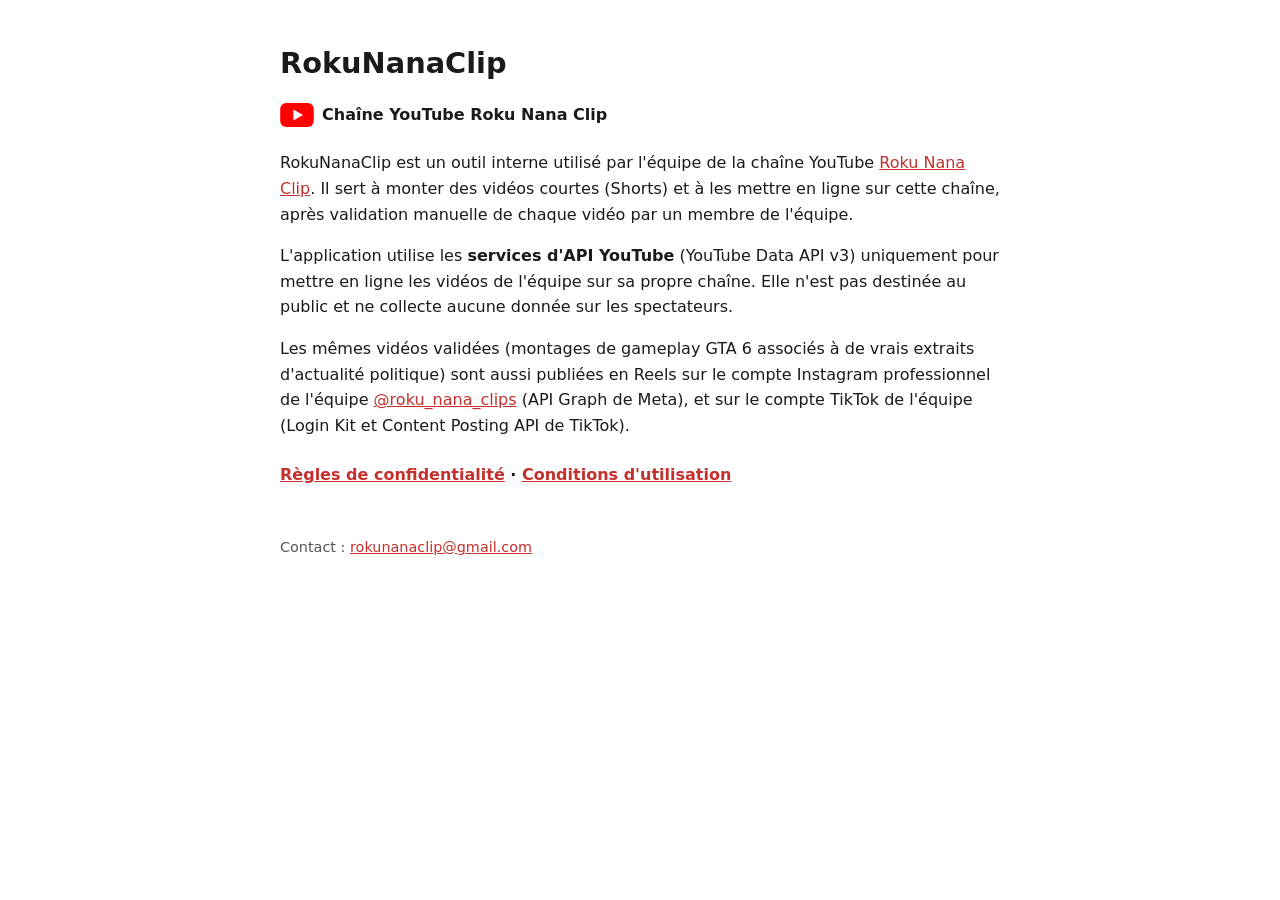
<file: index.html>
<!doctype html>
<html lang="fr"><head><meta charset="utf-8"><meta name="viewport" content="width=device-width,initial-scale=1">
<title>RokuNanaClip</title><link rel="stylesheet" href="style.css"></head>
<body><main>
<h1>RokuNanaClip</h1>
<p class="yt"><a href="https://www.youtube.com/@rokunanaclip"><svg class="ytlogo" viewBox="0 0 28 20" aria-hidden="true"><rect width="28" height="20" rx="5" fill="#FF0000"/><path d="M11 5.5v9l8-4.5z" fill="#fff"/></svg> Chaîne YouTube Roku Nana Clip</a></p>
<p>RokuNanaClip est un outil interne utilisé par l'équipe de la chaîne YouTube <a href="https://www.youtube.com/@rokunanaclip">Roku Nana Clip</a>. Il sert à monter des vidéos courtes (Shorts) et à les mettre en ligne sur cette chaîne, après validation manuelle de chaque vidéo par un membre de l'équipe.</p>
<p>L'application utilise les <strong>services d'API YouTube</strong> (YouTube Data API v3) uniquement pour mettre en ligne les vidéos de l'équipe sur sa propre chaîne. Elle n'est pas destinée au public et ne collecte aucune donnée sur les spectateurs.</p>
<p>Les mêmes vidéos validées (montages de gameplay GTA 6 associés à de vrais extraits d'actualité politique) sont aussi publiées en Reels sur le compte Instagram professionnel de l'équipe <a href="https://www.instagram.com/roku_nana_clips/">@roku_nana_clips</a> (API Graph de Meta), et sur le compte TikTok de l'équipe (Login Kit et Content Posting API de TikTok).</p>
<nav class="links"><a href="privacy.html">Règles de confidentialité</a> · <a href="terms.html">Conditions d'utilisation</a></nav>
<footer>Contact : <a href="mailto:rokunanaclip@gmail.com">rokunanaclip@gmail.com</a></footer>
</main></body></html>
</file>
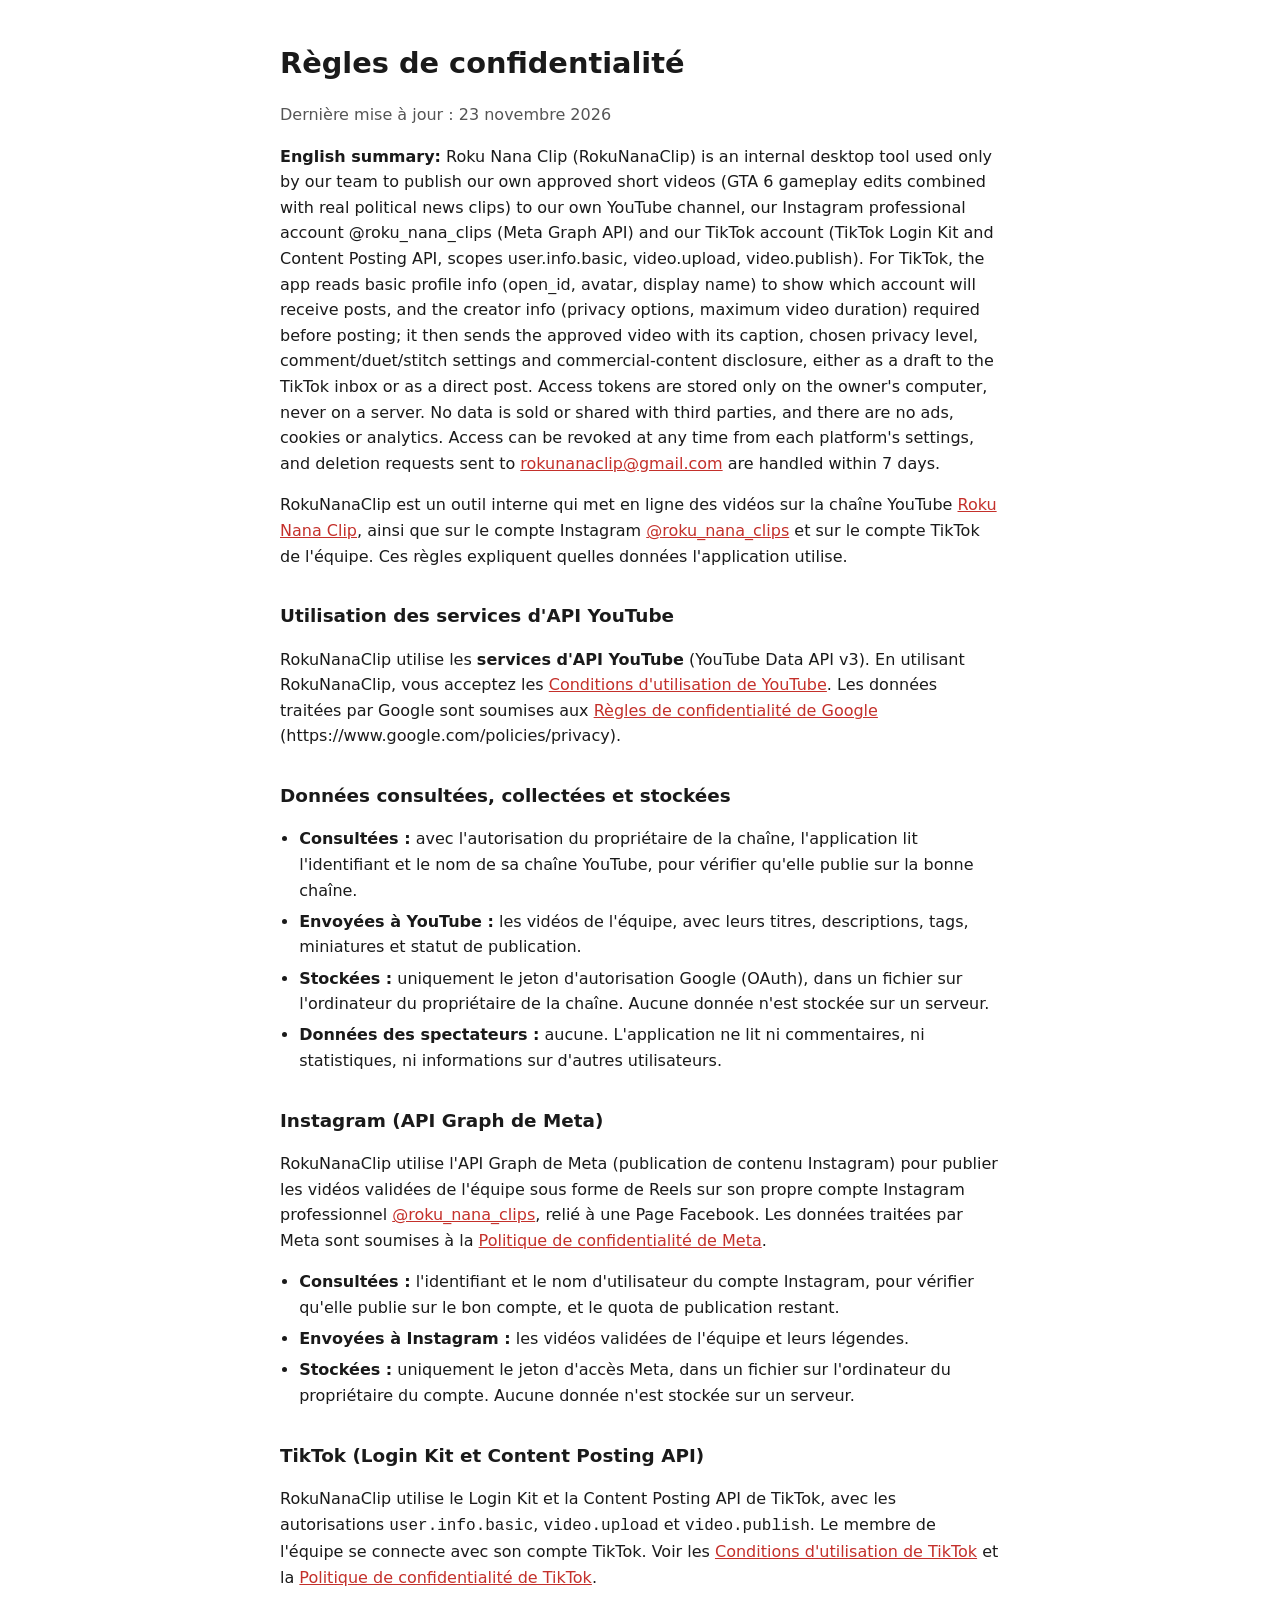
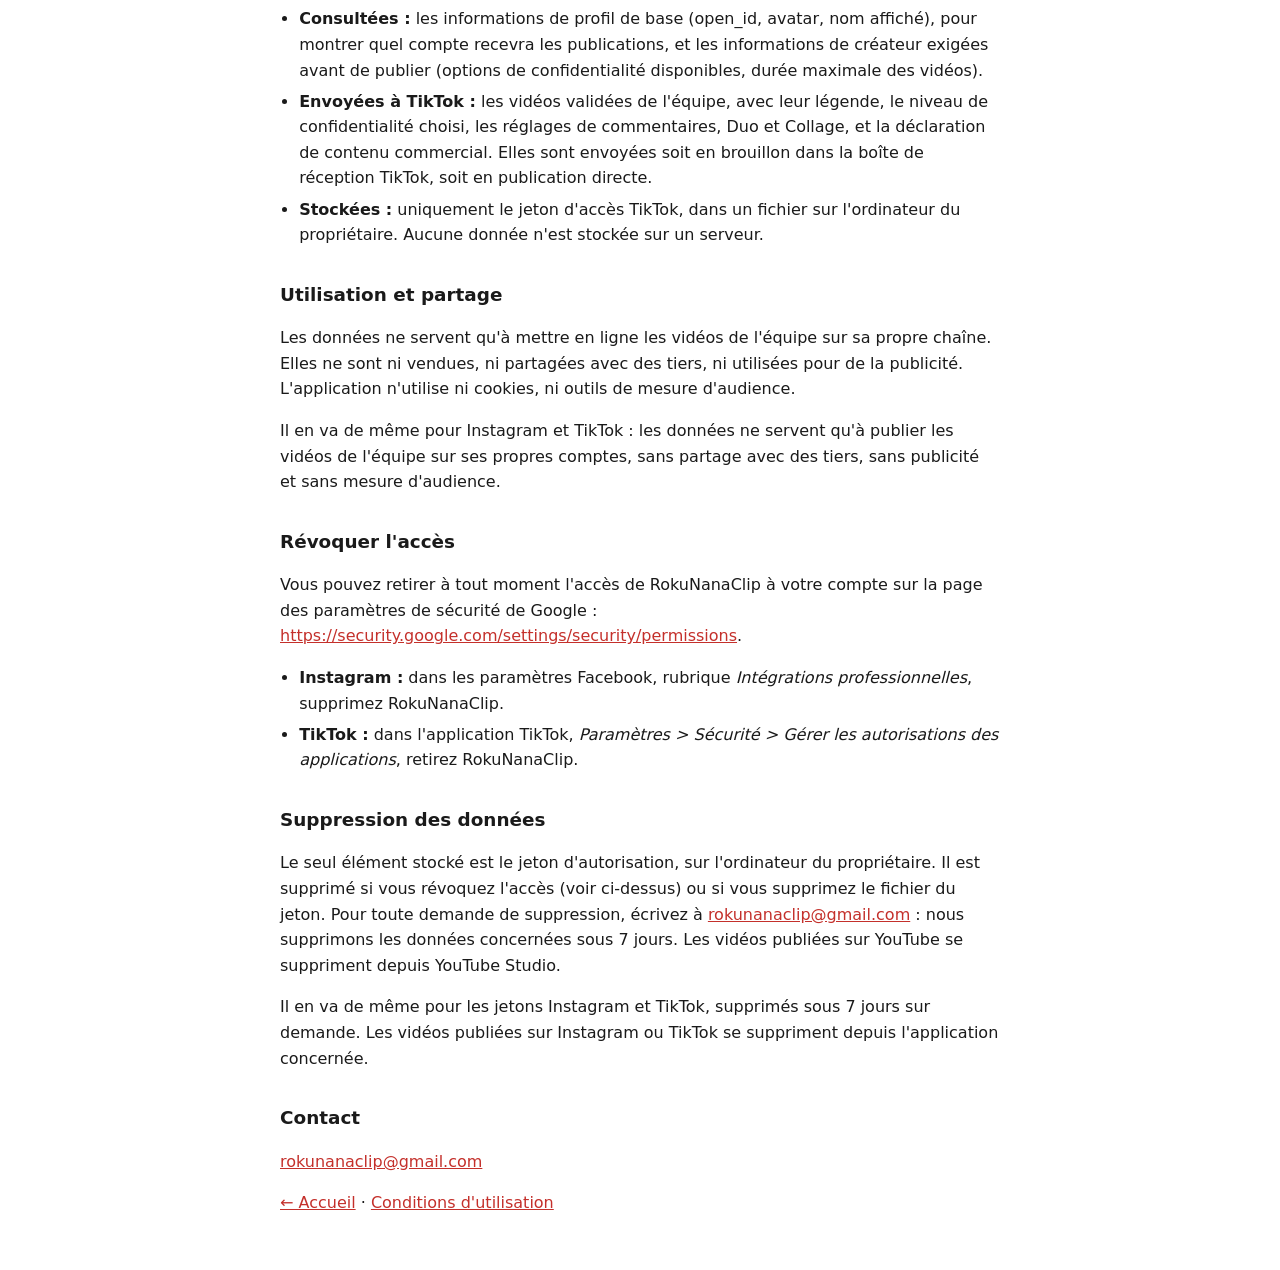
<file: privacy.html>
<!doctype html>
<html lang="fr"><head><meta charset="utf-8"><meta name="viewport" content="width=device-width,initial-scale=1">
<title>Confidentialité RokuNanaClip</title><link rel="stylesheet" href="style.css"></head>
<body><main>
<h1>Règles de confidentialité</h1>
<p class="muted">Dernière mise à jour : 23 novembre 2026</p>
<p lang="en"><strong>English summary:</strong> Roku Nana Clip (RokuNanaClip) is an internal desktop tool used only by our team to publish our own approved short videos (GTA 6 gameplay edits combined with real political news clips) to our own YouTube channel, our Instagram professional account @roku_nana_clips (Meta Graph API) and our TikTok account (TikTok Login Kit and Content Posting API, scopes user.info.basic, video.upload, video.publish). For TikTok, the app reads basic profile info (open_id, avatar, display name) to show which account will receive posts, and the creator info (privacy options, maximum video duration) required before posting; it then sends the approved video with its caption, chosen privacy level, comment/duet/stitch settings and commercial-content disclosure, either as a draft to the TikTok inbox or as a direct post. Access tokens are stored only on the owner's computer, never on a server. No data is sold or shared with third parties, and there are no ads, cookies or analytics. Access can be revoked at any time from each platform's settings, and deletion requests sent to <a href="mailto:rokunanaclip@gmail.com">rokunanaclip@gmail.com</a> are handled within 7 days.</p>
<p>RokuNanaClip est un outil interne qui met en ligne des vidéos sur la chaîne YouTube <a href="https://www.youtube.com/@rokunanaclip">Roku Nana Clip</a>, ainsi que sur le compte Instagram <a href="https://www.instagram.com/roku_nana_clips/">@roku_nana_clips</a> et sur le compte TikTok de l'équipe. Ces règles expliquent quelles données l'application utilise.</p>

<h2>Utilisation des services d'API YouTube</h2>
<p>RokuNanaClip utilise les <strong>services d'API YouTube</strong> (YouTube Data API v3). En utilisant RokuNanaClip, vous acceptez les <a href="https://www.youtube.com/t/terms">Conditions d'utilisation de YouTube</a>. Les données traitées par Google sont soumises aux <a href="https://www.google.com/policies/privacy">Règles de confidentialité de Google</a> (https://www.google.com/policies/privacy).</p>

<h2>Données consultées, collectées et stockées</h2>
<ul>
<li><strong>Consultées :</strong> avec l'autorisation du propriétaire de la chaîne, l'application lit l'identifiant et le nom de sa chaîne YouTube, pour vérifier qu'elle publie sur la bonne chaîne.</li>
<li><strong>Envoyées à YouTube :</strong> les vidéos de l'équipe, avec leurs titres, descriptions, tags, miniatures et statut de publication.</li>
<li><strong>Stockées :</strong> uniquement le jeton d'autorisation Google (OAuth), dans un fichier sur l'ordinateur du propriétaire de la chaîne. Aucune donnée n'est stockée sur un serveur.</li>
<li><strong>Données des spectateurs :</strong> aucune. L'application ne lit ni commentaires, ni statistiques, ni informations sur d'autres utilisateurs.</li>
</ul>

<h2>Instagram (API Graph de Meta)</h2>
<p>RokuNanaClip utilise l'API Graph de Meta (publication de contenu Instagram) pour publier les vidéos validées de l'équipe sous forme de Reels sur son propre compte Instagram professionnel <a href="https://www.instagram.com/roku_nana_clips/">@roku_nana_clips</a>, relié à une Page Facebook. Les données traitées par Meta sont soumises à la <a href="https://www.facebook.com/privacy/policy">Politique de confidentialité de Meta</a>.</p>
<ul>
<li><strong>Consultées :</strong> l'identifiant et le nom d'utilisateur du compte Instagram, pour vérifier qu'elle publie sur le bon compte, et le quota de publication restant.</li>
<li><strong>Envoyées à Instagram :</strong> les vidéos validées de l'équipe et leurs légendes.</li>
<li><strong>Stockées :</strong> uniquement le jeton d'accès Meta, dans un fichier sur l'ordinateur du propriétaire du compte. Aucune donnée n'est stockée sur un serveur.</li>
</ul>

<h2>TikTok (Login Kit et Content Posting API)</h2>
<p>RokuNanaClip utilise le Login Kit et la Content Posting API de TikTok, avec les autorisations <code>user.info.basic</code>, <code>video.upload</code> et <code>video.publish</code>. Le membre de l'équipe se connecte avec son compte TikTok. Voir les <a href="https://www.tiktok.com/legal/terms-of-service">Conditions d'utilisation de TikTok</a> et la <a href="https://www.tiktok.com/legal/privacy-policy">Politique de confidentialité de TikTok</a>.</p>
<ul>
<li><strong>Consultées :</strong> les informations de profil de base (open_id, avatar, nom affiché), pour montrer quel compte recevra les publications, et les informations de créateur exigées avant de publier (options de confidentialité disponibles, durée maximale des vidéos).</li>
<li><strong>Envoyées à TikTok :</strong> les vidéos validées de l'équipe, avec leur légende, le niveau de confidentialité choisi, les réglages de commentaires, Duo et Collage, et la déclaration de contenu commercial. Elles sont envoyées soit en brouillon dans la boîte de réception TikTok, soit en publication directe.</li>
<li><strong>Stockées :</strong> uniquement le jeton d'accès TikTok, dans un fichier sur l'ordinateur du propriétaire. Aucune donnée n'est stockée sur un serveur.</li>
</ul>

<h2>Utilisation et partage</h2>
<p>Les données ne servent qu'à mettre en ligne les vidéos de l'équipe sur sa propre chaîne. Elles ne sont ni vendues, ni partagées avec des tiers, ni utilisées pour de la publicité. L'application n'utilise ni cookies, ni outils de mesure d'audience.</p>
<p>Il en va de même pour Instagram et TikTok : les données ne servent qu'à publier les vidéos de l'équipe sur ses propres comptes, sans partage avec des tiers, sans publicité et sans mesure d'audience.</p>

<h2>Révoquer l'accès</h2>
<p>Vous pouvez retirer à tout moment l'accès de RokuNanaClip à votre compte sur la page des paramètres de sécurité de Google : <a href="https://security.google.com/settings/security/permissions">https://security.google.com/settings/security/permissions</a>.</p>
<ul>
<li><strong>Instagram :</strong> dans les paramètres Facebook, rubrique <em>Intégrations professionnelles</em>, supprimez RokuNanaClip.</li>
<li><strong>TikTok :</strong> dans l'application TikTok, <em>Paramètres &gt; Sécurité &gt; Gérer les autorisations des applications</em>, retirez RokuNanaClip.</li>
</ul>

<h2>Suppression des données</h2>
<p>Le seul élément stocké est le jeton d'autorisation, sur l'ordinateur du propriétaire. Il est supprimé si vous révoquez l'accès (voir ci-dessus) ou si vous supprimez le fichier du jeton. Pour toute demande de suppression, écrivez à <a href="mailto:rokunanaclip@gmail.com">rokunanaclip@gmail.com</a> : nous supprimons les données concernées sous 7 jours. Les vidéos publiées sur YouTube se suppriment depuis YouTube Studio.</p>
<p>Il en va de même pour les jetons Instagram et TikTok, supprimés sous 7 jours sur demande. Les vidéos publiées sur Instagram ou TikTok se suppriment depuis l'application concernée.</p>

<h2>Contact</h2>
<p><a href="mailto:rokunanaclip@gmail.com">rokunanaclip@gmail.com</a></p>
<p><a href="index.html">← Accueil</a> · <a href="terms.html">Conditions d'utilisation</a></p>
</main></body></html>
</file>
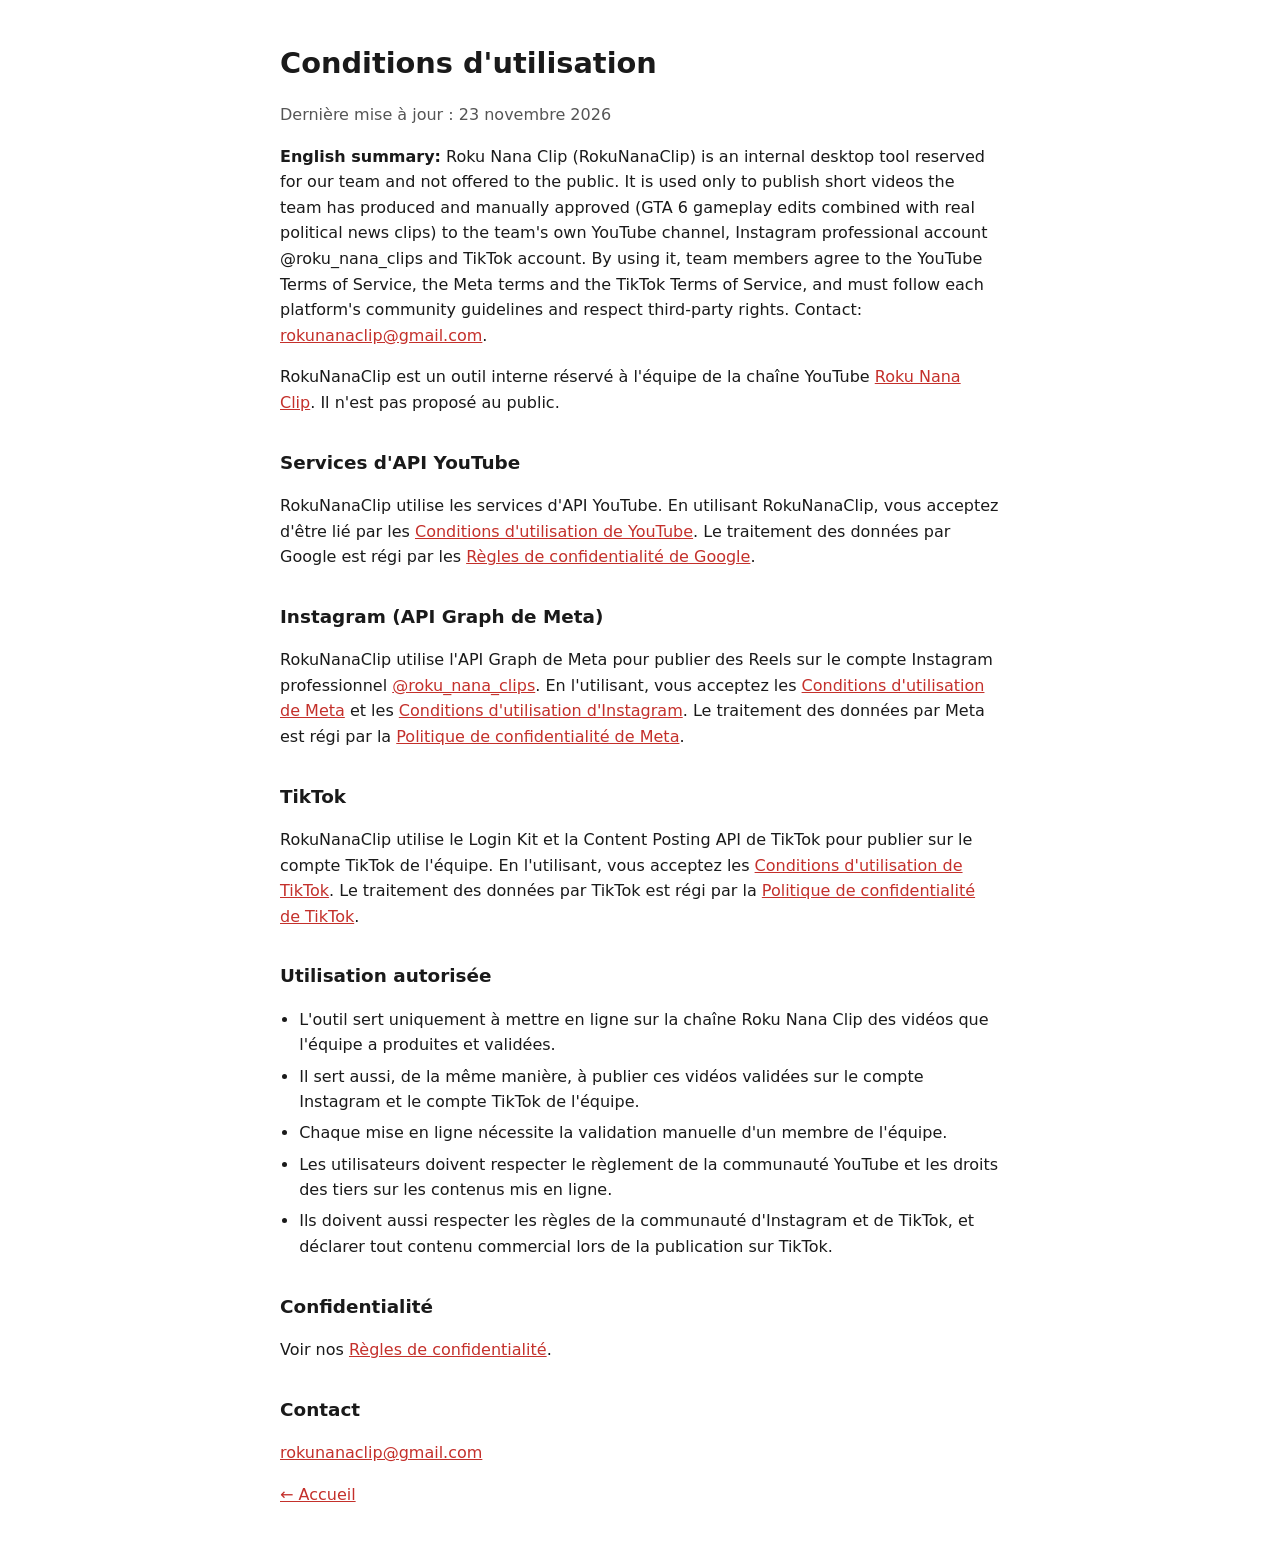
<file: terms.html>
<!doctype html>
<html lang="fr"><head><meta charset="utf-8"><meta name="viewport" content="width=device-width,initial-scale=1">
<title>Conditions RokuNanaClip</title><link rel="stylesheet" href="style.css"></head>
<body><main>
<h1>Conditions d'utilisation</h1>
<p class="muted">Dernière mise à jour : 23 novembre 2026</p>
<p lang="en"><strong>English summary:</strong> Roku Nana Clip (RokuNanaClip) is an internal desktop tool reserved for our team and not offered to the public. It is used only to publish short videos the team has produced and manually approved (GTA 6 gameplay edits combined with real political news clips) to the team's own YouTube channel, Instagram professional account @roku_nana_clips and TikTok account. By using it, team members agree to the YouTube Terms of Service, the Meta terms and the TikTok Terms of Service, and must follow each platform's community guidelines and respect third-party rights. Contact: <a href="mailto:rokunanaclip@gmail.com">rokunanaclip@gmail.com</a>.</p>
<p>RokuNanaClip est un outil interne réservé à l'équipe de la chaîne YouTube <a href="https://www.youtube.com/@rokunanaclip">Roku Nana Clip</a>. Il n'est pas proposé au public.</p>
<h2>Services d'API YouTube</h2>
<p>RokuNanaClip utilise les services d'API YouTube. En utilisant RokuNanaClip, vous acceptez d'être lié par les <a href="https://www.youtube.com/t/terms">Conditions d'utilisation de YouTube</a>. Le traitement des données par Google est régi par les <a href="https://www.google.com/policies/privacy">Règles de confidentialité de Google</a>.</p>
<h2>Instagram (API Graph de Meta)</h2>
<p>RokuNanaClip utilise l'API Graph de Meta pour publier des Reels sur le compte Instagram professionnel <a href="https://www.instagram.com/roku_nana_clips/">@roku_nana_clips</a>. En l'utilisant, vous acceptez les <a href="https://www.facebook.com/terms.php">Conditions d'utilisation de Meta</a> et les <a href="https://help.instagram.com/581066165581870">Conditions d'utilisation d'Instagram</a>. Le traitement des données par Meta est régi par la <a href="https://www.facebook.com/privacy/policy">Politique de confidentialité de Meta</a>.</p>
<h2>TikTok</h2>
<p>RokuNanaClip utilise le Login Kit et la Content Posting API de TikTok pour publier sur le compte TikTok de l'équipe. En l'utilisant, vous acceptez les <a href="https://www.tiktok.com/legal/terms-of-service">Conditions d'utilisation de TikTok</a>. Le traitement des données par TikTok est régi par la <a href="https://www.tiktok.com/legal/privacy-policy">Politique de confidentialité de TikTok</a>.</p>
<h2>Utilisation autorisée</h2>
<ul>
<li>L'outil sert uniquement à mettre en ligne sur la chaîne Roku Nana Clip des vidéos que l'équipe a produites et validées.</li>
<li>Il sert aussi, de la même manière, à publier ces vidéos validées sur le compte Instagram et le compte TikTok de l'équipe.</li>
<li>Chaque mise en ligne nécessite la validation manuelle d'un membre de l'équipe.</li>
<li>Les utilisateurs doivent respecter le règlement de la communauté YouTube et les droits des tiers sur les contenus mis en ligne.</li>
<li>Ils doivent aussi respecter les règles de la communauté d'Instagram et de TikTok, et déclarer tout contenu commercial lors de la publication sur TikTok.</li>
</ul>
<h2>Confidentialité</h2>
<p>Voir nos <a href="privacy.html">Règles de confidentialité</a>.</p>
<h2>Contact</h2>
<p><a href="mailto:rokunanaclip@gmail.com">rokunanaclip@gmail.com</a></p>
<p><a href="index.html">← Accueil</a></p>
</main></body></html>
</file>
<file: style.css>
:root{--bg:#fff;--fg:#1a1a1a;--muted:#555;--accent:#c4302b}
@media (prefers-color-scheme:dark){:root{--bg:#141414;--fg:#eee;--muted:#aaa;--accent:#ff5c55}}
body{margin:0;background:var(--bg);color:var(--fg);font:16px/1.6 system-ui,-apple-system,Segoe UI,Roboto,sans-serif}
main{max-width:720px;margin:0 auto;padding:40px 16px}
h1{font-size:1.8rem;margin:0 0 .5rem}h2{font-size:1.15rem;margin-top:2rem}
a{color:var(--accent)}p.muted,footer{color:var(--muted)}footer{margin-top:3rem;font-size:.9rem}
.yt a{display:inline-flex;align-items:center;gap:.5rem;font-weight:600;color:var(--fg);text-decoration:none}
.ytlogo{width:34px;height:24px}
nav.links{margin-top:1.5rem;font-weight:600}
ul{padding-left:1.2rem}li{margin:.35rem 0}
</file>
